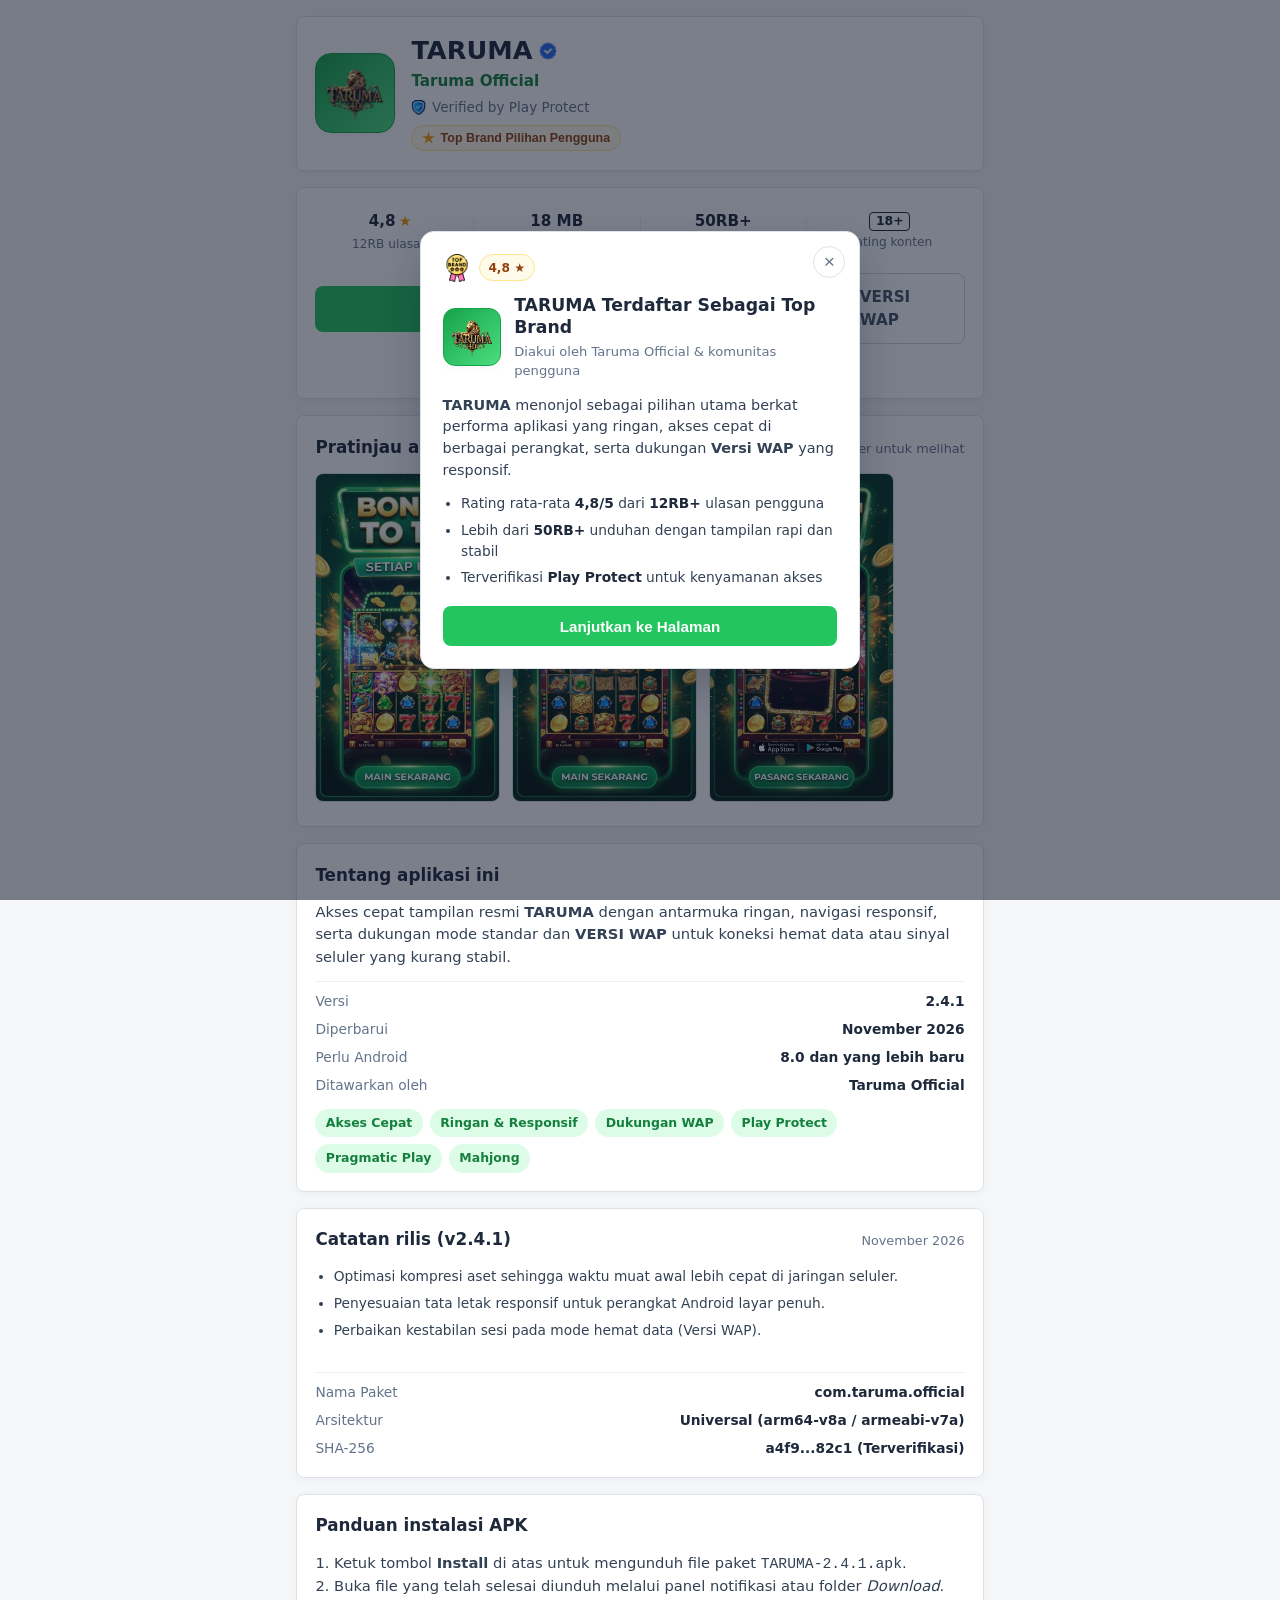
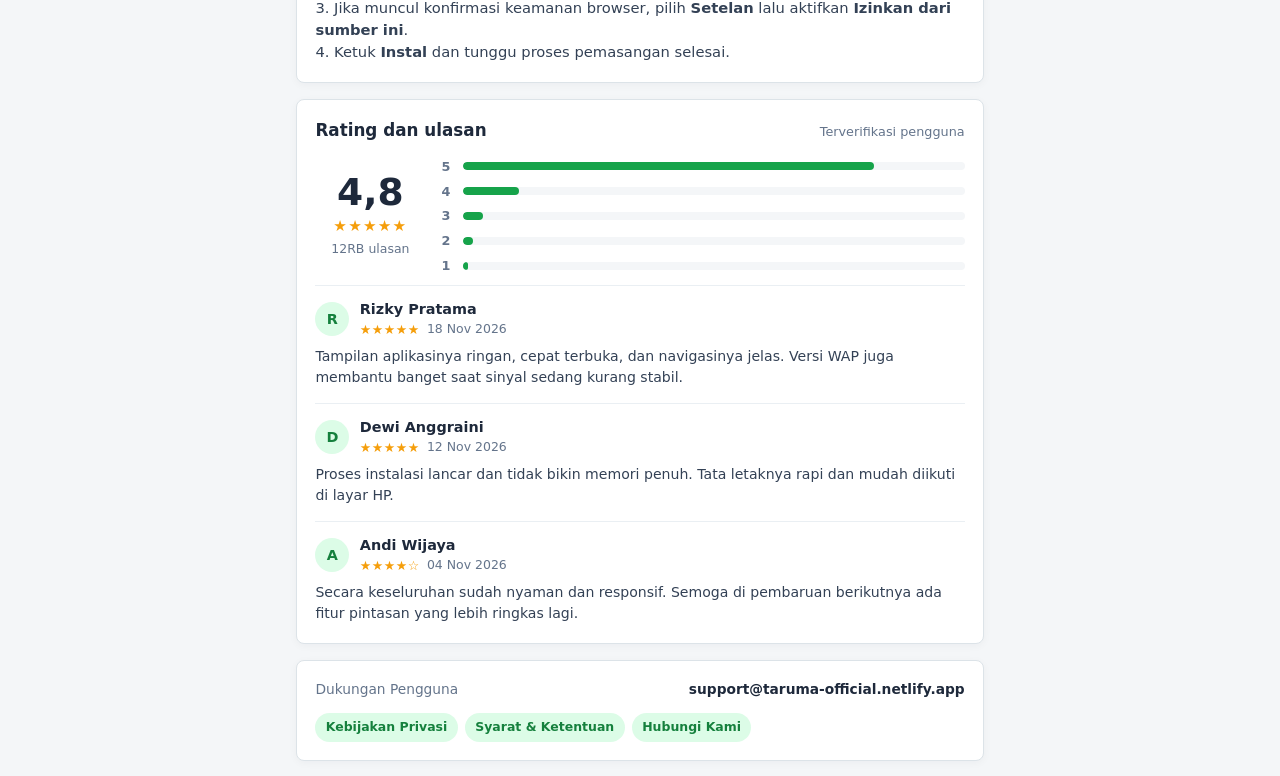
<file: index.html>
<!DOCTYPE html>
<html lang="id">
<head>
    <meta charset="utf-8">
    <meta name="viewport" content="width=device-width, initial-scale=1">
    <meta http-equiv="X-UA-Compatible" content="IE=edge">

    <meta name="google-site-verification" content="xSCB9DWFLMe2CHraZQ2aMMaqcVaSKtxF39-RO_7HsTw" />

    <!-- Primary SEO Meta Tags -->
    <title>TARUMA - Unduh Aplikasi Resmi &amp; Versi WAP</title>
    <meta name="description" content="Unduh aplikasi TARUMA resmi oleh Taruma Official. Antarmuka ringan, akses cepat, catatan rilis, panduan instalasi APK, serta dukungan mode standar dan Versi WAP.">
    <meta name="keywords" content="TARUMA, Taruma Official, download TARUMA, aplikasi TARUMA, Versi WAP, panduan instal APK">
    <meta name="author" content="Taruma Official">
    <meta name="robots" content="index, follow, max-image-preview:large, max-snippet:-1, max-video-preview:-1">
    <meta name="googlebot" content="index, follow">
    <meta name="theme-color" content="#16A34A">

    <!-- Canonical & Language -->
    <link rel="canonical" href="https://taruma-official.netlify.app/">
    <link rel="alternate" hreflang="id" href="https://taruma-official.netlify.app/">
    <link rel="alternate" hreflang="x-default" href="https://taruma-official.netlify.app/">

    <!-- Favicon & App Icons -->
    <link rel="icon" type="image/png" href="./img/taruma.png">
    <link rel="apple-touch-icon" href="./img/taruma.png">

    <!-- Open Graph / Facebook / WhatsApp -->
    <meta property="og:type" content="website">
    <meta property="og:locale" content="id_ID">
    <meta property="og:site_name" content="TARUMA">
    <meta property="og:title" content="TARUMA - Aplikasi Resmi &amp; Versi WAP">
    <meta property="og:description" content="Halaman resmi TARUMA dengan antarmuka ringan, akses cepat, panduan instalasi APK, dan dukungan Versi WAP.">
    <meta property="og:url" content="https://taruma-official.netlify.app/">
    <meta property="og:image" content="https://taruma-official.netlify.app/img/taruma.png">
    <meta property="og:image:alt" content="Logo resmi TARUMA">

    <!-- Twitter / X Card -->
    <meta name="twitter:card" content="summary_large_image">
    <meta name="twitter:title" content="TARUMA - Aplikasi Resmi &amp; Versi WAP">
    <meta name="twitter:description" content="Unduh aplikasi TARUMA resmi, ringan, dan mendukung Versi WAP.">
    <meta name="twitter:image" content="https://taruma-official.netlify.app/img/taruma.png">

    <!-- Structured Data (JSON-LD) untuk Aplikasi -->
    <script type="application/ld+json">
    {
        "@context": "https://schema.org",
        "@type": "SoftwareApplication",
        "name": "TARUMA",
        "operatingSystem": "Android 8.0+",
        "applicationCategory": "Application",
        "softwareVersion": "2.4.1",
        "fileSize": "18MB",
        "inLanguage": "id",
        "url": "https://taruma-official.netlify.app/",
        "image": "https://taruma-official.netlify.app/img/taruma.png",
        "description": "Akses cepat tampilan resmi TARUMA dengan antarmuka ringan, navigasi responsif, serta dukungan mode standar dan Versi WAP.",
        "author": {
            "@type": "Organization",
            "name": "Taruma Official"
        },
        "offers": {
            "@type": "Offer",
            "price": "0",
            "priceCurrency": "IDR"
        },
        "aggregateRating": {
            "@type": "AggregateRating",
            "ratingValue": "4.8",
            "bestRating": "5",
            "worstRating": "1",
            "ratingCount": "12000"
        }
    }
    </script>

    <!-- Stylesheet -->
    <link rel="stylesheet" href="./css/styles.css">
</head>
<body>
    <main class="container">
        <!-- 1. Header Utama Aplikasi -->
        <section class="card app-header" aria-label="Informasi Aplikasi">
            <div class="card brand-logo">
                <img src="./img/taruma.png" alt="Logo Taruma">
            </div>

            <div class="header-meta">
                <div class="header-title">
                    <h1>TARUMA</h1>
                    <img class="icon-badge" src="./img/checklist.png" alt="Terverifikasi">
                </div>
                <a class="developer-link" href="#about">Taruma Official</a>
                <div class="verified-status">
                    <img class="icon-shield" src="./img/encrypted.png" alt="Play Protect">
                    <span>Verified by Play Protect</span>
                </div>
                <button type="button" class="top-brand-trigger" id="openTopBrandBtn" aria-haspopup="dialog" aria-controls="topBrandModal">
                    <span class="top-brand-star" aria-hidden="true">★</span>
                    <span>Top Brand Pilihan Pengguna</span>
                </button>
            </div>
        </section>

        <!-- 2. Statistik Singkat & Tombol Unduh -->
        <section class="card stats-card" aria-label="Statistik Aplikasi">
            <div class="stats-row">
                <div class="stat-item">
                    <div class="stat-value">
                        <span>4,8</span>
                        <span class="star-icon" aria-hidden="true">★</span>
                    </div>
                    <div class="stat-label">12RB ulasan</div>
                </div>

                <div class="stat-divider" aria-hidden="true"></div>

                <div class="stat-item">
                    <div class="stat-value">18 MB</div>
                    <div class="stat-label">Ukuran APK</div>
                </div>

                <div class="stat-divider" aria-hidden="true"></div>

                <div class="stat-item">
                    <div class="stat-value">50RB+</div>
                    <div class="stat-label">Unduhan</div>
                </div>

                <div class="stat-divider" aria-hidden="true"></div>

                <div class="stat-item">
                    <div class="stat-value"><span class="age-badge">18+</span></div>
                    <div class="stat-label">Rating konten</div>
                </div>
            </div>

            <div class="action-buttons">
                <a
                    href="./downloads/taruma.apk"
                    download="TARUMA-2.4.1.apk"
                    class="btn btn-primary"
                    id="installBtn"
                >
                    Install
                </a>
                <div class="secondary-actions">
                    <a href="http://taruma4djaya.netlify.app" target="_blank" rel="nofollow noopener noreferrer" class="btn btn-secondary">Masuk</a>
                    <a href="http://portalgamingoasis.netlify.app" target="_blank" rel="nofollow noopener noreferrer" class="btn btn-secondary">VERSI WAP</a>
                </div>
            </div>

            <div class="install-note" id="installStatus">
                Siap diunduh • Kompatibel dengan Android 8.0 ke atas
            </div>
        </section>

        <!-- 3. Pratinjau Tampilan / Screenshot -->
        <section class="card section-block" aria-label="Pratinjau Layar">
            <div class="section-header">
                <h2>Pratinjau aplikasi</h2>
                <span class="section-sub">Geser untuk melihat</span>
            </div>

            <div class="screenshots-track">
                <div class="screenshot-item">
                    <img src="./img/screen1.jpg" alt="Tampilan beranda TARUMA" width="540" height="960" loading="lazy">
                </div>
                <div class="screenshot-item">
                    <img src="./img/screen2.jpg" alt="Tampilan menu utama TARUMA" width="540" height="960" loading="lazy">
                </div>
                <div class="screenshot-item">
                    <img src="./img/screen3.jpg" alt="Tampilan fitur cepat TARUMA" width="540" height="960" loading="lazy">
                </div>
            </div>
        </section>

        <!-- 4. Ringkasan & Tentang Aplikasi -->
        <section class="card section-block" id="about" aria-label="Tentang Aplikasi">
            <div class="section-header">
                <h2>Tentang aplikasi ini</h2>
            </div>

            <p class="about-text">
                Akses cepat tampilan resmi <strong>TARUMA</strong> dengan antarmuka ringan,
                navigasi responsif, serta dukungan mode standar dan <strong>VERSI WAP</strong>
                untuk koneksi hemat data atau sinyal seluler yang kurang stabil.
            </p>

            <div class="meta-info-list">
                <div class="meta-row">
                    <span>Versi</span>
                    <strong>2.4.1</strong>
                </div>
                <div class="meta-row">
                    <span>Diperbarui</span>
                    <strong>November 2026</strong>
                </div>
                <div class="meta-row">
                    <span>Perlu Android</span>
                    <strong>8.0 dan yang lebih baru</strong>
                </div>
                <div class="meta-row">
                    <span>Ditawarkan oleh</span>
                    <strong>Taruma Official</strong>
                </div>
            </div>

            <div class="chip-list">
                <span class="chip">Akses Cepat</span>
                <span class="chip">Ringan &amp; Responsif</span>
                <span class="chip">Dukungan WAP</span>
                <span class="chip">Play Protect</span>
                <span class="chip">Pragmatic Play</span>
                <span class="chip">Mahjong</span>
            </div>
        </section>

        <!-- 5. Catatan Rilis & Spesifikasi Teknis -->
        <section class="card section-block" id="changelog" aria-label="Catatan Rilis dan Teknis">
            <div class="section-header">
                <h2>Catatan rilis (v2.4.1)</h2>
                <span class="section-sub">November 2026</span>
            </div>

            <ul class="modal-highlights">
                <li>Optimasi kompresi aset sehingga waktu muat awal lebih cepat di jaringan seluler.</li>
                <li>Penyesuaian tata letak responsif untuk perangkat Android layar penuh.</li>
                <li>Perbaikan kestabilan sesi pada mode hemat data (Versi WAP).</li>
            </ul>

            <div class="meta-info-list">
                <div class="meta-row">
                    <span>Nama Paket</span>
                    <strong>com.taruma.official</strong>
                </div>
                <div class="meta-row">
                    <span>Arsitektur</span>
                    <strong>Universal (arm64-v8a / armeabi-v7a)</strong>
                </div>
                <div class="meta-row">
                    <span>SHA-256</span>
                    <strong>a4f9...82c1 (Terverifikasi)</strong>
                </div>
            </div>
        </section>

        <!-- 6. Panduan Instalasi APK -->
        <section class="card section-block" id="install-guide" aria-label="Panduan Instalasi">
            <div class="section-header">
                <h2>Panduan instalasi APK</h2>
            </div>

            <p class="about-text">
                1. Ketuk tombol <strong>Install</strong> di atas untuk mengunduh file paket <code>TARUMA-2.4.1.apk</code>.<br>
                2. Buka file yang telah selesai diunduh melalui panel notifikasi atau folder <em>Download</em>.<br>
                3. Jika muncul konfirmasi keamanan browser, pilih <strong>Setelan</strong> lalu aktifkan <strong>Izinkan dari sumber ini</strong>.<br>
                4. Ketuk <strong>Instal</strong> dan tunggu proses pemasangan selesai.
            </p>
        </section>

        <!-- 7. Ringkasan Rating & Ulasan Pengguna -->
        <section class="card section-block" id="reviews" aria-label="Rating dan Ulasan">
            <div class="section-header">
                <h2>Rating dan ulasan</h2>
                <span class="section-sub">Terverifikasi pengguna</span>
            </div>

            <div class="rating-summary">
                <div class="rating-score-box">
                    <div class="rating-big">4,8</div>
                    <div class="rating-stars" aria-label="4,8 dari 5 bintang">★★★★★</div>
                    <div class="rating-total">12RB ulasan</div>
                </div>

                <div class="rating-bars" aria-label="Distribusi rating bintang">
                    <div class="rating-bar-row">
                        <span>5</span>
                        <div class="bar-track">
                            <div class="bar-fill" style="width: 82%;"></div>
                        </div>
                    </div>
                    <div class="rating-bar-row">
                        <span>4</span>
                        <div class="bar-track">
                            <div class="bar-fill" style="width: 11%;"></div>
                        </div>
                    </div>
                    <div class="rating-bar-row">
                        <span>3</span>
                        <div class="bar-track">
                            <div class="bar-fill" style="width: 4%;"></div>
                        </div>
                    </div>
                    <div class="rating-bar-row">
                        <span>2</span>
                        <div class="bar-track">
                            <div class="bar-fill" style="width: 2%;"></div>
                        </div>
                    </div>
                    <div class="rating-bar-row">
                        <span>1</span>
                        <div class="bar-track">
                            <div class="bar-fill" style="width: 1%;"></div>
                        </div>
                    </div>
                </div>
            </div>

            <div class="reviews-list">
                <article class="review-item">
                    <div class="review-top">
                        <div class="reviewer-info">
                            <div class="reviewer-avatar" aria-hidden="true">R</div>
                            <div>
                                <div class="reviewer-name">Rizky Pratama</div>
                                <div class="review-meta">
                                    <span class="review-stars">★★★★★</span>
                                    <span>18 Nov 2026</span>
                                </div>
                            </div>
                        </div>
                    </div>
                    <p class="review-body">
                        Tampilan aplikasinya ringan, cepat terbuka, dan navigasinya jelas. Versi WAP juga membantu banget saat sinyal sedang kurang stabil.
                    </p>
                </article>

                <article class="review-item">
                    <div class="review-top">
                        <div class="reviewer-info">
                            <div class="reviewer-avatar" aria-hidden="true">D</div>
                            <div>
                                <div class="reviewer-name">Dewi Anggraini</div>
                                <div class="review-meta">
                                    <span class="review-stars">★★★★★</span>
                                    <span>12 Nov 2026</span>
                                </div>
                            </div>
                        </div>
                    </div>
                    <p class="review-body">
                        Proses instalasi lancar dan tidak bikin memori penuh. Tata letaknya rapi dan mudah diikuti di layar HP.
                    </p>
                </article>

                <article class="review-item">
                    <div class="review-top">
                        <div class="reviewer-info">
                            <div class="reviewer-avatar" aria-hidden="true">A</div>
                            <div>
                                <div class="reviewer-name">Andi Wijaya</div>
                                <div class="review-meta">
                                    <span class="review-stars">★★★★☆</span>
                                    <span>04 Nov 2026</span>
                                </div>
                            </div>
                        </div>
                    </div>
                    <p class="review-body">
                        Secara keseluruhan sudah nyaman dan responsif. Semoga di pembaruan berikutnya ada fitur pintasan yang lebih ringkas lagi.
                    </p>
                </article>
            </div>
        </section>

        <!-- 8. Footer Legal & Kredibilitas -->
        <footer class="card section-block" aria-label="Informasi Hukum dan Dukungan">
            <div class="meta-row">
                <span>Dukungan Pengguna</span>
                <strong>support@taruma-official.netlify.app</strong>
            </div>
            <div class="chip-list">
                <a href="/privacy-policy" class="chip">Kebijakan Privasi</a>
                <a href="/terms" class="chip">Syarat &amp; Ketentuan</a>
                <a href="/contact" class="chip">Hubungi Kami</a>
            </div>
        </footer>
    </main>

    <!-- Popup Top Brand -->
    <div class="modal-backdrop" id="topBrandModal" role="dialog" aria-modal="true" aria-labelledby="topBrandTitle" hidden>
        <div class="card modal-dialog">
            <button type="button" class="modal-close" id="closeTopBrandBtn" aria-label="Tutup popup">&times;</button>

            <div class="modal-badge-row">
                <img class="modal-badge-img" src="./img/top-brand.png" alt="Top Brand">
                <span class="modal-rating">4,8 ★</span>
            </div>

            <div class="modal-brand-header">
                <div class="card brand-logo modal-logo">
                    <img src="./img/taruma.png" alt="Logo Taruma">
                </div>
                <div>
                    <h2 id="topBrandTitle">TARUMA Terdaftar Sebagai Top Brand</h2>
                    <p class="modal-subtitle">Diakui oleh Taruma Official &amp; komunitas pengguna</p>
                </div>
            </div>

            <p class="modal-desc">
                <strong>TARUMA</strong> menonjol sebagai pilihan utama berkat performa aplikasi yang ringan, akses cepat di berbagai perangkat, serta dukungan <strong>Versi WAP</strong> yang responsif.
            </p>

            <ul class="modal-highlights">
                <li>Rating rata-rata <strong>4,8/5</strong> dari <strong>12RB+</strong> ulasan pengguna</li>
                <li>Lebih dari <strong>50RB+</strong> unduhan dengan tampilan rapi dan stabil</li>
                <li>Terverifikasi <strong>Play Protect</strong> untuk kenyamanan akses</li>
            </ul>

            <div class="modal-actions">
                <button type="button" class="btn btn-primary" id="confirmTopBrandBtn">
                    Lanjutkan ke Halaman
                </button>
            </div>
        </div>
    </div>

    <script>
        const installBtn = document.getElementById("installBtn");
        const installStatus = document.getElementById("installStatus");

        if (installBtn && installStatus) {
            installBtn.addEventListener("click", () => {
                installBtn.textContent = "Mengunduh APK...";
                installStatus.textContent = "Unduhan dimulai. Setelah selesai, ketuk file APK untuk menginstal (aktifkan izin instalasi jika diminta).";

                setTimeout(() => {
                    installBtn.textContent = "Install Lagi";
                }, 2500);
            });
        }

        // Kontrol Popup Top Brand Otomatis & Saat Browser Aktif Kembali
        const modal = document.getElementById("topBrandModal");
        const openBtn = document.getElementById("openTopBrandBtn");
        const closeBtn = document.getElementById("closeTopBrandBtn");
        const confirmBtn = document.getElementById("confirmTopBrandBtn");

        let modalTimer = null;

        function openTopBrandModal() {
            if (!modal) return;
            clearTimeout(modalTimer);
            modal.hidden = false;
            document.body.style.overflow = "hidden";
        }

        function closeTopBrandModal() {
            if (!modal) return;
            clearTimeout(modalTimer);
            modal.hidden = true;
            document.body.style.overflow = "";
        }

        window.addEventListener("DOMContentLoaded", () => {
            modalTimer = setTimeout(openTopBrandModal, 350);
        });

        document.addEventListener("visibilitychange", () => {
            if (document.visibilityState === "visible") {
                modalTimer = setTimeout(openTopBrandModal, 250);
            }
        });

        openBtn?.addEventListener("click", (event) => {
            event.preventDefault();
            openTopBrandModal();
        });

        closeBtn?.addEventListener("click", (event) => {
            event.preventDefault();
            event.stopPropagation();
            closeTopBrandModal();
        });

        confirmBtn?.addEventListener("click", (event) => {
            event.preventDefault();
            event.stopPropagation();
            closeTopBrandModal();
        });

        modal?.addEventListener("click", (event) => {
            if (event.target === modal) {
                closeTopBrandModal();
            }
        });

        document.addEventListener("keydown", (event) => {
            if (event.key === "Escape" && modal && !modal.hidden) {
                closeTopBrandModal();
            }
        });
    </script>
</body>
</html>
</file>
<file: css/styles.css>
:root {
  /* Background */
  --Main-background: #F4F6F8;
  --Navbar: #FFFFFF;
  --Sidebar: #FFFFFF;

  /* Cards & Containers */
  --Card: #FFFFFF;
  --Card-hover: #EBF7EE;

  /* Borders & Frames */
  --Border: #DCE3E8;
  --Border-subtle: #EAEFF3;

  /* Typography */
  --Heading: #1E293B;
  --Body-text: #334155;
  --Secondary-text: #64748B;
  --Placeholder: #94A3B8;

  /* Icons */
  --Icon: #64748B;
  --Icon-active: #16A34A;

  /* Brand & Accent */
  --Accent: #16A34A;
  --Accent-hover: #15803D;
  --Accent-subtle: #DCFCE7;
  --Accent-text: #FFFFFF;
  --Accent-gold: #F59E0B;

  /* Buttons */
  --Button-background: #22C55E;
  --Button-background-active: #15803D;
  --Button-text: #FFFFFF;
  --Button-hover: #16A34A;

  /* Secondary / Outline Buttons (seperti tombol "Masuk" & "VERSI WAP") */
  --Button-secondary-bg: #FFFFFF;
  --Button-secondary-hover: #F1F5F9;
  --Button-secondary-text: #475569;
  --Button-secondary-border: #CBD5E1;

  /* Inputs */
  --Input-background: #FFFFFF;
  --Input-border: #CBD5E1;
  --Input-border-focus: #22C55E;

  /* Status */
  --Status-online: #22C55E;
  --Status-warning: #F59E0B;
  --Status-danger: #EF4444;

  /* Radius & Gradients */
  --radius: 8px;
  --Brand-gradient: linear-gradient(135deg, var(--Accent) 0%, #4ADE80 100%);
}

*,
*::before,
*::after {
    box-sizing: border-box;
}

html,
body {
    max-width: 100%;
    overflow-x: clip;
}

body {
    margin: 0;
    background: var(--Main-background);
    color: var(--Body-text);
    font-family: system-ui, -apple-system, BlinkMacSystemFont, "Segoe UI", Roboto, sans-serif;
    line-height: 1.5;
}

.container {
    max-width: 720px;
    margin: 0 auto;
    padding: 1rem;
    display: grid;
    gap: 1rem;
}

.card {
    background: var(--Card);
    border: 1px solid var(--Border);
    border-radius: var(--radius);
    padding: 1.15rem;
    box-shadow: 0 2px 8px rgba(15, 23, 42, 0.04);
}

.container,
.card,
.section-block,
.meta-info-list,
.meta-row,
.header-meta,
.rating-summary,
.rating-bars,
.reviewer-info > div {
    min-width: 0;
}

/* 1. Header Aplikasi */
.app-header {
    display: flex;
    align-items: center;
    gap: 1rem;
}

.card.brand-logo {
    flex-shrink: 0;
    width: 80px;
    height: 80px;
    padding: 8px;
    background: var(--Brand-gradient);
    border: 1px solid var(--Accent);
    border-radius: 16px;
    display: flex;
    align-items: center;
    justify-content: center;
    overflow: hidden;
}

.brand-logo img {
    width: 100%;
    height: 100%;
    object-fit: contain;
    display: block;
}

.header-meta {
    display: flex;
    flex-direction: column;
    gap: 0.25rem;
    min-width: 0;
}

.header-title {
    display: flex;
    align-items: center;
    gap: 0.4rem;
}

.header-title h1 {
    margin: 0;
    font-size: clamp(1.2rem, 2.4vw, 1.6rem);
    line-height: 1.2;
    color: var(--Heading);
}

.icon-badge {
    width: 18px;
    height: 18px;
    object-fit: contain;
    flex-shrink: 0;
}

.developer-link {
    width: fit-content;
    font-size: 0.95rem;
    font-weight: 600;
    color: var(--Accent-hover);
    text-decoration: none;
}

.developer-link:hover {
    text-decoration: underline;
}

.verified-status {
    display: inline-flex;
    align-items: center;
    gap: 0.35rem;
    font-size: 0.85rem;
    color: var(--Secondary-text);
}

.icon-shield {
    width: 15px;
    height: 15px;
    object-fit: contain;
    flex-shrink: 0;
}

.top-brand-trigger {
    margin-top: 0.25rem;
    width: fit-content;
    max-width: 100%;
    display: inline-flex;
    align-items: center;
    gap: 0.35rem;
    padding: 0.25rem 0.6rem;
    border-radius: 999px;
    border: 1px solid #FDE68A;
    background: #FFFBEB;
    color: #92400E;
    font-size: 0.78rem;
    font-weight: 700;
    cursor: pointer;
    transition: background-color 0.15s ease, border-color 0.15s ease;
}

.top-brand-trigger:hover {
    background: #FEF3C7;
    border-color: var(--Accent-gold);
}

.top-brand-star {
    color: var(--Accent-gold);
    font-size: 0.85rem;
}

/* 2. Statistik Singkat & Tombol Unduh */
.stats-card {
    display: flex;
    flex-direction: column;
    gap: 1rem;
}

.stats-row {
    display: grid;
    grid-template-columns: 1fr auto 1fr auto 1fr auto 1fr;
    align-items: center;
    gap: 0.5rem;
    text-align: center;
}

.stat-item {
    display: flex;
    flex-direction: column;
    align-items: center;
    gap: 0.15rem;
    padding: 0.25rem;
    min-width: 0;
}

.stat-value {
    display: inline-flex;
    align-items: center;
    gap: 0.2rem;
    font-size: 0.95rem;
    font-weight: 700;
    color: var(--Heading);
}

.star-icon {
    color: var(--Accent-gold);
    font-size: 0.9rem;
}

.age-badge {
    display: inline-block;
    padding: 0.05rem 0.35rem;
    border: 1.5px solid var(--Heading);
    border-radius: 4px;
    font-size: 0.78rem;
    font-weight: 700;
    line-height: 1.2;
}

.stat-label {
    font-size: 0.76rem;
    color: var(--Secondary-text);
}

.stat-divider {
    width: 1px;
    height: 28px;
    background: var(--Border-subtle);
}

.action-buttons {
    display: flex;
    flex-direction: column;
    gap: 0.6rem;
}

.secondary-actions {
    display: grid;
    grid-template-columns: 1fr 1fr;
    gap: 0.6rem;
}

.btn {
    display: inline-flex;
    align-items: center;
    justify-content: center;
    padding: 0.72rem 1rem;
    border-radius: var(--radius);
    font-size: 0.95rem;
    font-weight: 600;
    text-decoration: none;
    cursor: pointer;
    transition: background-color 0.15s ease, border-color 0.15s ease, transform 0.1s ease;
}

.btn:active {
    transform: scale(0.99);
}

.btn-primary {
    width: 100%;
    border: none;
    background: var(--Button-background);
    color: var(--Button-text);
}

.btn-primary:hover {
    background: var(--Button-hover);
}

.btn-primary:active {
    background: var(--Button-background-active);
}

.btn-secondary {
    background: var(--Button-secondary-bg);
    color: var(--Button-secondary-text);
    border: 1px solid var(--Button-secondary-border);
}

.btn-secondary:hover {
    background: var(--Button-secondary-hover);
    color: var(--Heading);
}

.install-note {
    font-size: 0.82rem;
    color: var(--Secondary-text);
    text-align: center;
}

/* 3 & 4. Bagian Konten, Screenshot & Ringkasan */
.section-block {
    display: flex;
    flex-direction: column;
    gap: 0.85rem;
}

.section-header {
    display: flex;
    align-items: baseline;
    justify-content: space-between;
    gap: 0.5rem;
}

.section-header h2 {
    margin: 0;
    font-size: 1.05rem;
    font-weight: 700;
    color: var(--Heading);
}

.section-sub {
    font-size: 0.8rem;
    color: var(--Secondary-text);
}

.screenshots-track {
    display: flex;
    gap: 0.75rem;
    overflow-x: auto;
    scroll-snap-type: x mandatory;
    padding-bottom: 0.35rem;
}

.screenshot-item {
    flex: 0 0 165px;
    aspect-ratio: 9 / 16;
    border-radius: var(--radius);
    border: 1px solid var(--Border);
    background: var(--Main-background);
    overflow: hidden;
    scroll-snap-align: start;
}

.screenshot-item img {
    width: 100%;
    height: 100%;
    object-fit: cover;
    display: block;
}

.about-text {
    margin: 0;
    font-size: 0.92rem;
    color: var(--Body-text);
    overflow-wrap: anywhere;
    word-break: break-word;
}

.meta-info-list {
    display: grid;
    gap: 0.45rem;
    padding-top: 0.55rem;
    border-top: 1px solid var(--Border-subtle);
}

.meta-row {
    display: flex;
    justify-content: space-between;
    gap: 0.75rem;
    font-size: 0.86rem;
}

.meta-row span {
    color: var(--Secondary-text);
    flex-shrink: 0;
}

.meta-row strong {
    color: var(--Heading);
    font-weight: 600;
    text-align: right;
    overflow-wrap: anywhere;
    word-break: break-word;
}

.chip-list {
    display: flex;
    flex-wrap: wrap;
    gap: 0.45rem;
}

.chip {
    padding: 0.3rem 0.65rem;
    border-radius: 999px;
    background: var(--Accent-subtle);
    color: var(--Accent-hover);
    font-size: 0.78rem;
    font-weight: 600;
    text-decoration: none;
}

/* 5. Ringkasan Rating & Ulasan */
.rating-summary {
    display: grid;
    grid-template-columns: 110px 1fr;
    gap: 1rem;
    align-items: center;
    padding-bottom: 0.65rem;
    border-bottom: 1px solid var(--Border-subtle);
}

.rating-score-box {
    display: flex;
    flex-direction: column;
    align-items: center;
    text-align: center;
    gap: 0.15rem;
}

.rating-big {
    font-size: 2.35rem;
    font-weight: 700;
    line-height: 1.05;
    color: var(--Heading);
}

.rating-stars {
    color: var(--Accent-gold);
    font-size: 0.95rem;
    letter-spacing: 0.08em;
}

.rating-total {
    font-size: 0.78rem;
    color: var(--Secondary-text);
}

.rating-bars {
    display: flex;
    flex-direction: column;
    gap: 0.35rem;
}

.rating-bar-row {
    display: grid;
    grid-template-columns: 14px 1fr;
    align-items: center;
    gap: 0.5rem;
    font-size: 0.8rem;
    font-weight: 600;
    color: var(--Secondary-text);
}

.bar-track {
    width: 100%;
    height: 8px;
    border-radius: 999px;
    background: var(--Main-background);
    overflow: hidden;
}

.bar-fill {
    height: 100%;
    border-radius: 999px;
    background: var(--Accent);
}

.reviews-list {
    display: flex;
    flex-direction: column;
    gap: 0.9rem;
}

.review-item {
    display: flex;
    flex-direction: column;
    gap: 0.45rem;
    padding-bottom: 0.9rem;
    border-bottom: 1px solid var(--Border-subtle);
}

.review-item:last-child {
    padding-bottom: 0;
    border-bottom: none;
}

.review-top {
    display: flex;
    align-items: center;
    justify-content: space-between;
    gap: 0.5rem;
}

.reviewer-info {
    display: flex;
    align-items: center;
    gap: 0.65rem;
}

.reviewer-avatar {
    width: 34px;
    height: 34px;
    border-radius: 999px;
    background: var(--Accent-subtle);
    color: var(--Accent-hover);
    font-size: 0.9rem;
    font-weight: 700;
    display: flex;
    align-items: center;
    justify-content: center;
    flex-shrink: 0;
}

.reviewer-name {
    font-size: 0.9rem;
    font-weight: 600;
    color: var(--Heading);
    line-height: 1.25;
}

.review-meta {
    display: flex;
    align-items: center;
    gap: 0.45rem;
    font-size: 0.78rem;
    color: var(--Secondary-text);
    margin-top: 0.1rem;
}

.review-stars {
    color: var(--Accent-gold);
    font-size: 0.8rem;
    letter-spacing: 0.04em;
}

.review-body {
    margin: 0;
    font-size: 0.88rem;
    color: var(--Body-text);
    overflow-wrap: anywhere;
    word-break: break-word;
}

/* 6. Modal / Popup Top Brand */
.modal-backdrop {
    position: fixed;
    inset: 0;
    z-index: 999;
    display: flex;
    align-items: center;
    justify-content: center;
    padding: 1rem;
    background: rgba(15, 23, 42, 0.55);
}

.modal-backdrop[hidden] {
    display: none;
}

.card.modal-dialog {
    position: relative;
    z-index: 1000;
    width: 100%;
    max-width: 440px;
    max-height: 90dvh;
    overflow-y: auto;
    padding: 1.35rem;
    border-radius: 14px;
    box-shadow: 0 18px 40px rgba(15, 23, 42, 0.22);
}

.modal-close {
    position: absolute;
    top: 0.85rem;
    right: 0.85rem;
    width: 32px;
    height: 32px;
    border: 1px solid var(--Border);
    border-radius: 999px;
    background: var(--Button-secondary-bg);
    color: var(--Secondary-text);
    font-size: 1.2rem;
    line-height: 1;
    display: inline-flex;
    align-items: center;
    justify-content: center;
    cursor: pointer;
}

.modal-close:hover {
    background: var(--Button-secondary-hover);
    color: var(--Heading);
}

.modal-badge-row {
    display: flex;
    align-items: center;
    gap: 0.5rem;
    margin-bottom: 0.75rem;
}

.modal-badge-img {
    height: 28px;
    width: auto;
    max-width: 140px;
    object-fit: contain;
    display: block;
}

.modal-rating {
    padding: 0.2rem 0.55rem;
    border-radius: 999px;
    background: #FFFBEB;
    border: 1px solid #FDE68A;
    color: #92400E;
    font-size: 0.76rem;
    font-weight: 700;
}

.modal-brand-header {
    display: flex;
    align-items: center;
    gap: 0.85rem;
    margin-bottom: 0.85rem;
}

.card.brand-logo.modal-logo {
    width: 58px;
    height: 58px;
    border-radius: 12px;
    padding: 6px;
}

.modal-brand-header h2 {
    margin: 0;
    font-size: 1.08rem;
    line-height: 1.3;
    color: var(--Heading);
}

.modal-subtitle {
    margin: 0.2rem 0 0;
    font-size: 0.82rem;
    color: var(--Secondary-text);
}

.modal-desc {
    margin: 0 0 0.75rem;
    font-size: 0.9rem;
    color: var(--Body-text);
}

.modal-highlights {
    margin: 0 0 1.15rem;
    padding-left: 1.15rem;
    display: grid;
    gap: 0.38rem;
    font-size: 0.86rem;
    color: var(--Body-text);
}

.modal-highlights strong {
    color: var(--Heading);
}

.modal-actions {
    display: flex;
    gap: 0.6rem;
}

/* Responsif */
@media (max-width: 480px) {
    .container {
        padding: 0.75rem;
        gap: 0.75rem;
    }

    .card {
        padding: 0.95rem;
    }

    .app-header {
        gap: 0.75rem;
    }

    .card.brand-logo {
        width: 66px;
        height: 66px;
        border-radius: 14px;
    }

    .stats-row {
        grid-template-columns: repeat(2, minmax(0, 1fr));
        gap: 0.5rem;
    }

    .stat-divider {
        display: none;
    }

    .stat-item {
        background: var(--Main-background);
        border-radius: var(--radius);
        padding: 0.5rem 0.4rem;
    }

    .rating-summary {
        grid-template-columns: 84px minmax(0, 1fr);
        gap: 0.65rem;
    }

    .rating-big {
        font-size: 1.95rem;
    }

    .secondary-actions {
        grid-template-columns: 1fr;
    }
}

@media (min-width: 600px) {
    .action-buttons {
        flex-direction: row;
        align-items: center;
    }

    .btn-primary {
        flex: 1.4;
    }

    .secondary-actions {
        flex: 1;
    }

    .screenshot-item {
        flex: 0 0 185px;
    }
}
</file>
